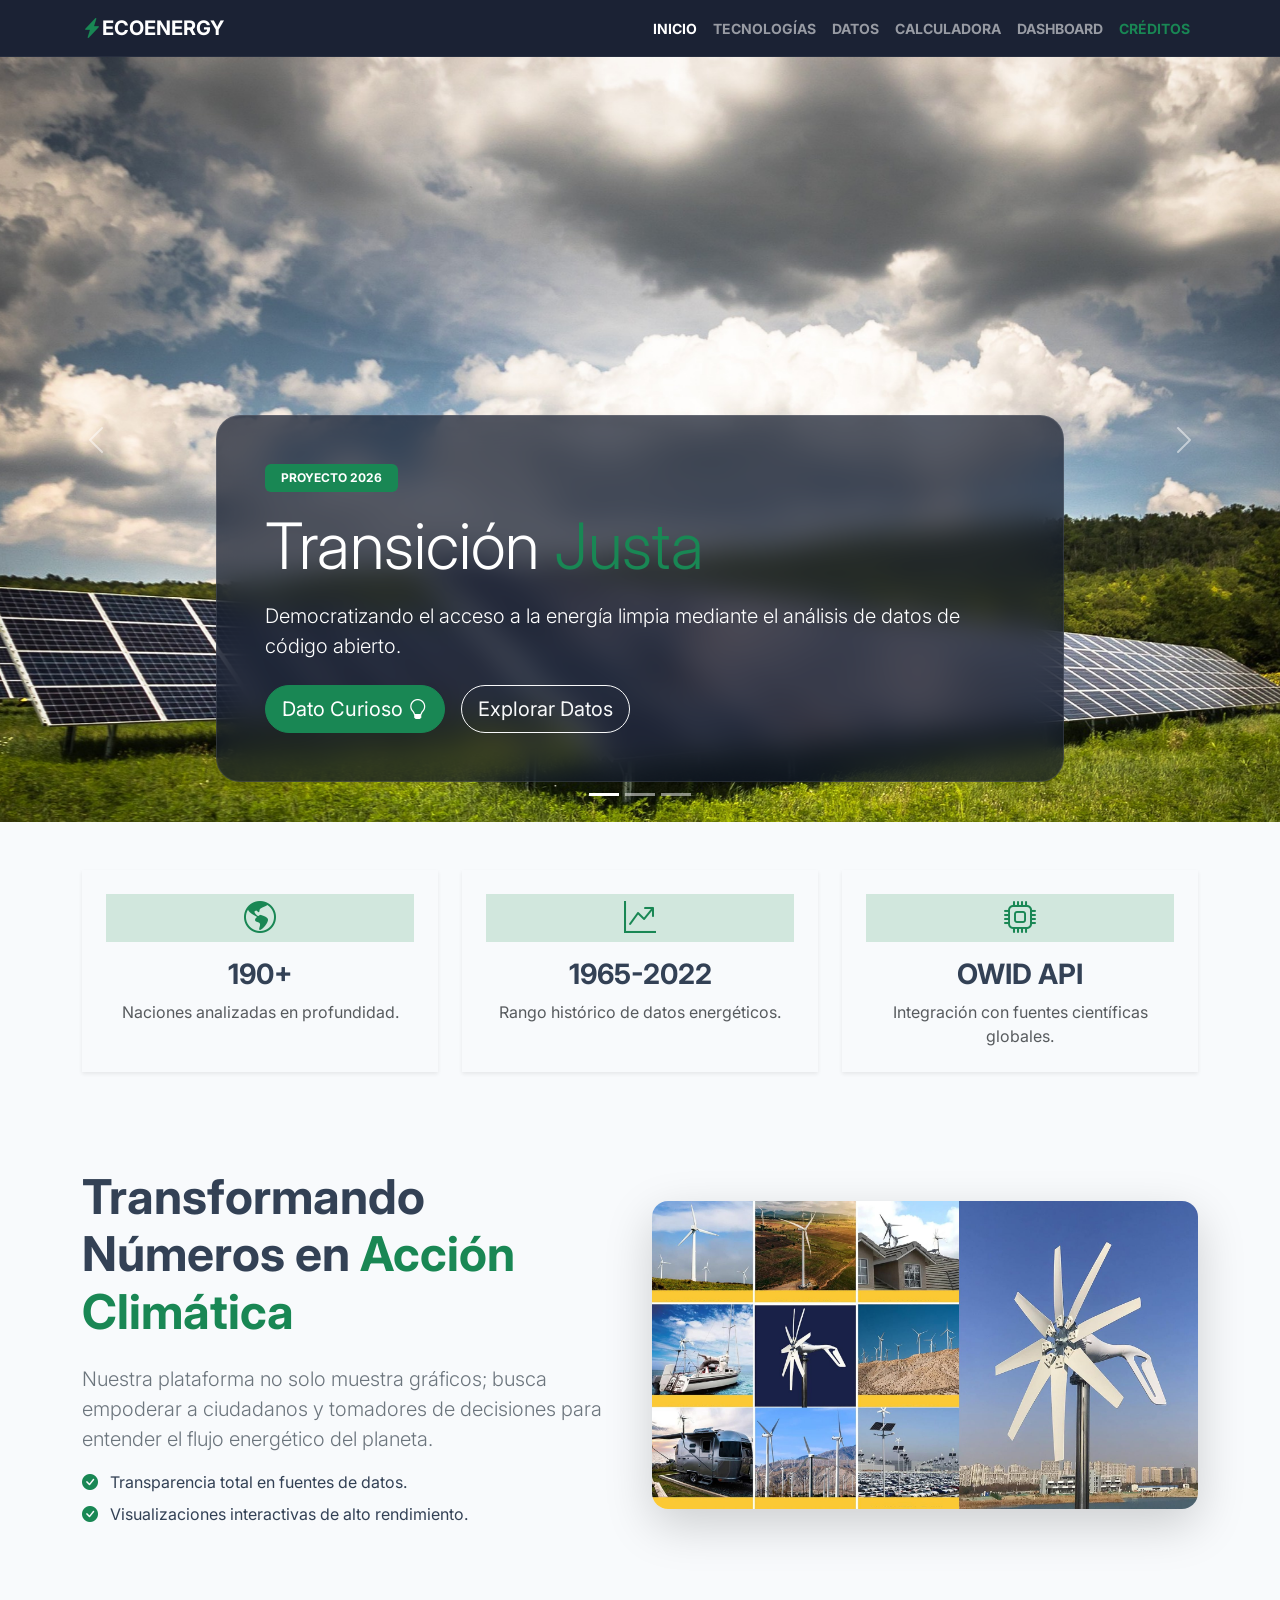
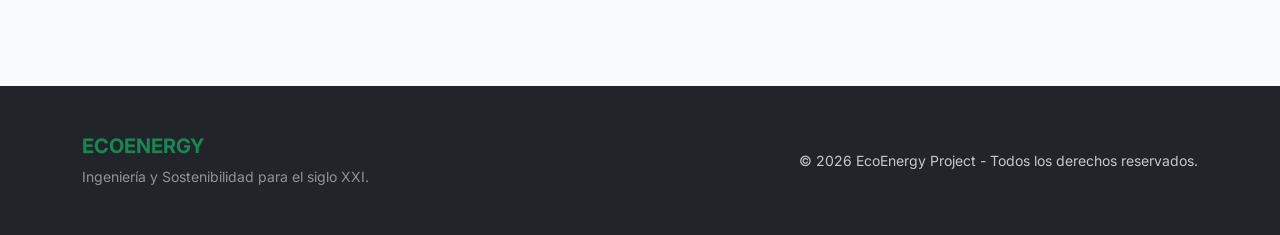
<file: index.html>
<!DOCTYPE html>
<html lang="es">
<head>
    <meta charset="UTF-8">
    <meta name="viewport" content="width=device-width, initial-scale=1.0">
    <title>EcoEnergy | Inteligencia Energética</title>
    <link href="https://cdn.jsdelivr.net/npm/bootstrap@5.3.0/dist/css/bootstrap.min.css" rel="stylesheet">
    <link rel="stylesheet" href="https://cdn.jsdelivr.net/npm/bootstrap-icons@1.11.1/font/bootstrap-icons.css">
    <link href="https://fonts.googleapis.com/css2?family=Inter:wght@400;600;800&display=swap" rel="stylesheet">
    <link rel="stylesheet" href="css/style-inicio.css">
</head>
<body>

    <nav class="navbar navbar-expand-lg navbar-dark sticky-top">
        <div class="container">
            <a class="navbar-brand fw-bold d-flex" href="index.html">
                <i class="bi bi-lightning-charge-fill text-success"></i> ECOENERGY
            </a>
            <button class="navbar-toggler" type="button" data-bs-toggle="collapse" data-bs-target="#navbarNav">
                <span class="navbar-toggler-icon"></span>
            </button>
            <div class="collapse navbar-collapse" id="navbarNav">
                <ul class="navbar-nav ms-auto text-uppercase small fw-bold">
                    <li class="nav-item"><a class="nav-link active" href="index.html">Inicio</a></li>
                    <li class="nav-item"><a class="nav-link" href="./pages/tecnologias.html">Tecnologías</a></li>
                    <li class="nav-item"><a class="nav-link" href="./pages/datos.html">Datos</a></li>
                    <li class="nav-item"><a class="nav-link" href="./pages/calculadora.html">Calculadora</a></li>
                    <li class="nav-item"><a class="nav-link" href="./pages/dashboard.html">Dashboard</a></li>
                    <li class="nav-item"><a class="nav-link text-success" href="./pages/creditos.html">Créditos</a></li>
                </ul>
            </div>
        </div>
    </nav>

    <header id="heroCarousel" class="carousel slide carousel-fade" data-bs-ride="carousel">
        <div class="carousel-indicators">
            <button type="button" data-bs-target="#heroCarousel" data-bs-slide-to="0" class="active" aria-current="true"></button>
            <button type="button" data-bs-target="#heroCarousel" data-bs-slide-to="1"></button>
            <button type="button" data-bs-target="#heroCarousel" data-bs-slide-to="2"></button>
        </div>

        <div class="carousel-inner">
            <div class="carousel-item active" data-bs-interval="5000">
                <div class="hero-overlay"></div>
                <img src="./assets/imagenes/paneles.jpg" class="d-block w-100 hero-img" alt="Energía Solar">
                <div class="carousel-caption text-start px-4">
                    <div class="bg-glass p-4 p-md-5 reveal">
                        <span class="badge bg-success mb-3 px-3 py-2">PROYECTO 2026</span>
                        <h1 class="display-3 fw-black mb-3">Transición <span class="text-success">Justa</span></h1>
                        <p class="lead mb-4">Democratizando el acceso a la energía limpia mediante el análisis de datos de código abierto.</p>
                        <div class="d-flex gap-3 flex-wrap">
                            <button id="btn-interaccion" class="btn btn-success btn-lg rounded-pill">Dato Curioso <i class="bi bi-lightbulb"></i></button>
                            <a href="./pages/datos.html" class="btn btn-outline-light btn-lg rounded-pill">Explorar Datos</a>
                        </div>
                    </div>
                </div>
            </div>

            <div class="carousel-item" data-bs-interval="5000">
                <div class="hero-overlay"></div>
                <img src="./assets/imagenes/energia_eolica.jpeg" class="d-block w-100 hero-img" alt="Energía Eólica">
                <div class="carousel-caption text-start px-4">
                    <div class="bg-glass p-4 p-md-5 reveal">
                        <span class="badge bg-info mb-3 px-3 py-2">ANÁLISIS GLOBAL</span>
                        <h1 class="display-3 fw-black mb-3">Viento de <span class="text-info">Cambio</span></h1>
                        <p class="lead mb-4">Visualiza cómo la energía eólica ha superado récords de generación en la última década.</p>
                        <div class="d-flex gap-3 flex-wrap">
                            <a href="./pages/dashboard.html" class="btn btn-info text-white btn-lg rounded-pill shadow px-4">Ver Dashboard</a>
                            <a href="./pages/tecnologias.html" class="btn btn-outline-light btn-lg rounded-pill px-4">Tecnologías</a>
                        </div>
                    </div>
                </div>
            </div>

            <div class="carousel-item" data-bs-interval="5000">
                <div class="hero-overlay"></div>
                <img src="./assets/imagenes/sostenibilidad.jpg" class="d-block w-100 hero-img" alt="Sostenibilidad">
                <div class="carousel-caption text-start px-4">
                    <div class="bg-glass p-4 p-md-5 reveal">
                        <span class="badge bg-warning text-dark mb-3 px-3 py-2">CALCULADORA CO2</span>
                        <h1 class="display-3 fw-black mb-3">Mide tu <span class="text-warning">Huella</span></h1>
                        <p class="lead mb-4">Calcula el impacto ambiental de tu consumo y descubre cómo optimizar tu eficiencia energética.</p>
                        <div class="d-flex gap-3 flex-wrap">
                            <a href="./pages/calculadora.html" class="btn btn-warning btn-lg rounded-pill shadow px-4">Usar Calculadora</a>
                        </div>
                    </div>
                </div>
            </div>
        </div>

        <button class="carousel-control-prev" type="button" data-bs-target="#heroCarousel" data-bs-slide="prev">
            <span class="carousel-control-prev-icon" aria-hidden="true"></span>
            <span class="visually-hidden">Anterior</span>
        </button>
        <button class="carousel-control-next" type="button" data-bs-target="#heroCarousel" data-bs-slide="next">
            <span class="carousel-control-next-icon" aria-hidden="true"></span>
            <span class="visually-hidden">Siguiente</span>
        </button>
    </header>

    <main class="container py-5">
        <section class="row g-4 text-center mb-5">
            <div class="col-md-4">
                <div class="stat-card p-4 shadow-sm h-100">
                    <div class="icon-circle bg-success-subtle text-success mx-auto mb-3">
                        <i class="bi bi-globe-americas fs-2"></i>
                    </div>
                    <h3 class="fw-bold">190+</h3>
                    <p class="text-muted mb-0">Naciones analizadas en profundidad.</p>
                </div>
            </div>
            <div class="col-md-4">
                <div class="stat-card p-4 shadow-sm h-100">
                    <div class="icon-circle bg-success-subtle text-success mx-auto mb-3">
                        <i class="bi bi-graph-up-arrow fs-2"></i>
                    </div>
                    <h3 class="fw-bold">1965-2022</h3>
                    <p class="text-muted mb-0">Rango histórico de datos energéticos.</p>
                </div>
            </div>
            <div class="col-md-4">
                <div class="stat-card p-4 shadow-sm h-100">
                    <div class="icon-circle bg-success-subtle text-success mx-auto mb-3">
                        <i class="bi bi-cpu fs-2"></i>
                    </div>
                    <h3 class="fw-bold">OWID API</h3>
                    <p class="text-muted mb-0">Integración con fuentes científicas globales.</p>
                </div>
            </div>
        </section>

        <section class="row align-items-center py-5">
            <div class="col-lg-6 mb-4 mb-lg-0">
                <h2 class="display-5 fw-bold mb-4">Transformando Números en <span class="text-success">Acción Climática</span></h2>
                <p class="text-secondary lead">Nuestra plataforma no solo muestra gráficos; busca empoderar a ciudadanos y tomadores de decisiones para entender el flujo energético del planeta.</p>
                <ul class="list-unstyled">
                    <li class="mb-2"><i class="bi bi-check-circle-fill text-success me-2"></i> Transparencia total en fuentes de datos.</li>
                    <li class="mb-2"><i class="bi bi-check-circle-fill text-success me-2"></i> Visualizaciones interactivas de alto rendimiento.</li>
                </ul>
            </div>
            <div class="col-lg-6">
                <div class="img-wrapper rounded-4 overflow-hidden shadow-lg">
                    <img src="./assets/imagenes/turbinas_eolicas.jpg" class="img-fluid" alt="Turbinas Eólicas">
                </div>
            </div>
        </section>
    </main>

    <footer class="bg-dark text-white py-5 mt-5">
        <div class="container">
            <div class="row align-items-center">
                <div class="col-md-6 text-center text-md-start mb-3 mb-md-0">
                    <h5 class="fw-bold text-success">ECOENERGY</h5>
                    <p class="small opacity-50 mb-0">Ingeniería y Sostenibilidad para el siglo XXI.</p>
                </div>
                <div class="col-md-6 text-center text-md-end">
                    <p class="small mb-0 opacity-75">&copy; 2026 EcoEnergy Project - Todos los derechos reservados.</p>
                </div>
            </div>
        </div>
    </footer>

    <script src="https://cdn.jsdelivr.net/npm/bootstrap@5.3.0/dist/js/bootstrap.bundle.min.js"></script>
    <script src="js/inicio.js"></script>
</body>
</html>
</file>
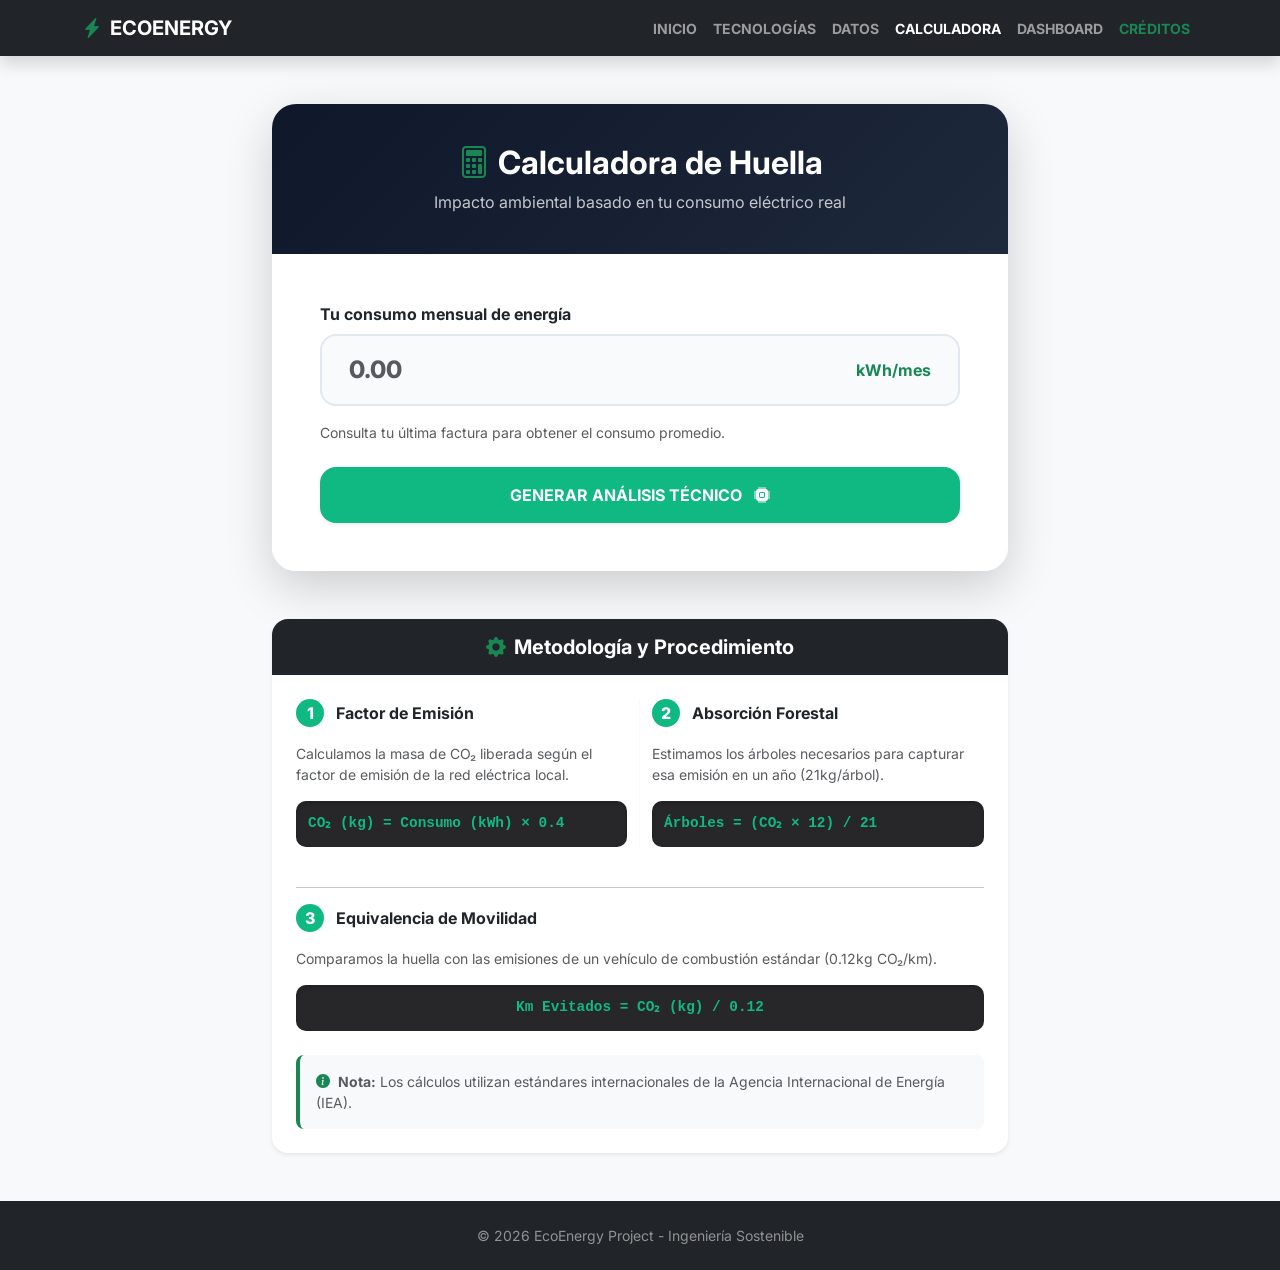
<file: pages/calculadora.html>
<!DOCTYPE html>
<html lang="es">
<head>
    <meta charset="UTF-8">
    <meta name="viewport" content="width=device-width, initial-scale=1.0">
    <title>Calculadora Pro | EcoEnergy</title>

    <link href="https://cdn.jsdelivr.net/npm/bootstrap@5.3.0/dist/css/bootstrap.min.css" rel="stylesheet">
    <link rel="stylesheet" href="https://cdn.jsdelivr.net/npm/bootstrap-icons@1.11.1/font/bootstrap-icons.css">
    <link href="https://fonts.googleapis.com/css2?family=Inter:wght@400;600;700;800&display=swap" rel="stylesheet">
    <link rel="stylesheet" href="https://cdnjs.cloudflare.com/ajax/libs/animate.css/4.1.1/animate.min.css" />
    <link rel="stylesheet" href="../css/style-calculadora.css">
</head>

<body class="bg-light">

    <nav class="navbar navbar-expand-lg navbar-dark bg-dark sticky-top shadow">
        <div class="container">
            <a class="navbar-brand fw-bold d-flex align-items-center gap-2" href="../index.html">
                <span class="text-success"><i class="bi bi-lightning-charge-fill"></i></span> ECOENERGY
            </a>
            <button class="navbar-toggler border-0" type="button" data-bs-toggle="collapse" data-bs-target="#navbarNav">
                <span class="navbar-toggler-icon"></span>
            </button>
            <div class="collapse navbar-collapse" id="navbarNav">
                <ul class="navbar-nav ms-auto text-uppercase small fw-bold">
                    <li class="nav-item"><a class="nav-link" href="../index.html">Inicio</a></li>
                    <li class="nav-item"><a class="nav-link" href="tecnologias.html">Tecnologías</a></li>
                    <li class="nav-item"><a class="nav-link" href="datos.html">Datos</a></li>
                    <li class="nav-item"><a class="nav-link active" href="calculadora.html">Calculadora</a></li>
                    <li class="nav-item"><a class="nav-link" href="dashboard.html">Dashboard</a></li>
                    <li class="nav-item"><a class="nav-link text-success" href="creditos.html">Créditos</a></li>
                </ul>
            </div>
        </div>
    </nav>

    <div class="container my-5">
        <div class="row justify-content-center">
            <div class="col-lg-9 col-xl-8">

                <div id="alerta-pais" class="alert d-none align-items-center shadow-sm mb-4 border-0 rounded-4 no-print" role="alert">
                    <i class="bi bi-geo-alt-fill fs-4 me-3 text-success"></i>
                    <div>
                        Configuración activa: Matriz energética de <strong id="pais-detectado" class="text-uppercase text-success">...</strong>
                    </div>
                </div>

                <div class="card-calc shadow-lg border-0 mb-5">
                    <div class="card-header-eco text-white text-center rounded-top-4">
                        <h2 class="fw-bold mb-2"><i class="bi bi-calculator me-2 text-success"></i>Calculadora de Huella</h2>
                        <p class="mb-0 opacity-75">Impacto ambiental basado en tu consumo eléctrico real</p>
                    </div>

                    <div class="card-body p-4 p-md-5 bg-white">
                        <form id="calc-form" class="row g-4">
                            <div class="col-md-12">
                                <label class="form-label fw-bold text-dark">Tu consumo mensual de energía</label>
                                <div class="input-group input-group-eco">
                                    <input type="number" step="any" class="form-control form-control-eco" id="consumo-usuario" placeholder="0.00" required min="1">
                                    <span class="input-group-text bg-transparent border-0 fw-bold text-success">kWh/mes</span>
                                </div>
                                <div class="form-text mt-3 no-print">Consulta tu última factura para obtener el consumo promedio.</div>
                            </div>

                            <div class="col-12 no-print">
                                <button type="submit" class="btn btn-success btn-calc w-100 py-3 shadow-sm">
                                    GENERAR ANÁLISIS TÉCNICO <i class="bi bi-cpu-fill ms-2"></i>
                                </button>
                            </div>
                        </form>

                        <div id="contenedor-resultado" class="mt-5 d-none animate__animated animate__fadeIn">
                            <div id="resultado-texto" class="mb-5"></div>

                            <div class="row g-3 text-center">
                                <div class="col-12 col-md-4">
                                    <div class="impact-card">
                                        <span class="impact-icon">🌳</span>
                                        <div class="impact-value" id="val-arboles">0</div>
                                        <div class="impact-unit">Árboles para compensar</div>
                                    </div>
                                </div>
                                <div class="col-12 col-md-4">
                                    <div class="impact-card">
                                        <span class="impact-icon">🚗</span>
                                        <div class="impact-value" id="val-km">0</div>
                                        <div class="impact-unit">Kilómetros en auto evitados</div>
                                    </div>
                                </div>
                                <div class="col-12 col-md-4">
                                    <div class="impact-card border-success">
                                        <span class="impact-icon">☁️</span>
                                        <div class="impact-value text-success" id="val-co2">0</div>
                                        <div class="impact-unit">kg CO₂ mensuales</div>
                                    </div>
                                </div>
                            </div>

                            <div class="text-center mt-5 no-print">
                                <button onclick="window.print()" class="btn btn-outline-dark rounded-pill px-4 fw-bold">
                                    <i class="bi bi-printer me-2"></i>Imprimir Reporte
                                </button>
                            </div>
                        </div>
                    </div>
                </div>

                <div class="card border-0 rounded-4 shadow-sm no-print overflow-hidden">
                    <div class="bg-dark p-3 text-center text-white">
                        <h5 class="mb-0 fw-bold"><i class="bi bi-gear-fill me-2 text-success"></i>Metodología y Procedimiento</h5>
                    </div>
                    <div class="card-body p-4">
                        <div class="row g-4">
                            <div class="col-md-6 border-end border-light">
                                <div class="d-flex align-items-center mb-3">
                                    <span class="step-number">1</span>
                                    <span class="fw-bold">Factor de Emisión</span>
                                </div>
                                <p class="small text-muted mb-3">Calculamos la masa de CO₂ liberada según el factor de emisión de la red eléctrica local.</p>
                                <div class="formula-box">
                                    CO₂ (kg) = Consumo (kWh) × 0.4
                                </div>
                            </div>
                            <div class="col-md-6">
                                <div class="d-flex align-items-center mb-3">
                                    <span class="step-number">2</span>
                                    <span class="fw-bold">Absorción Forestal</span>
                                </div>
                                <p class="small text-muted mb-3">Estimamos los árboles necesarios para capturar esa emisión en un año (21kg/árbol).</p>
                                <div class="formula-box">
                                    Árboles = (CO₂ × 12) / 21
                                </div>
                            </div>
                            <div class="col-12">
                                <hr class="opacity-10">
                                <div class="d-flex align-items-center mb-3">
                                    <span class="step-number">3</span>
                                    <span class="fw-bold">Equivalencia de Movilidad</span>
                                </div>
                                <p class="small text-muted mb-3">Comparamos la huella con las emisiones de un vehículo de combustión estándar (0.12kg CO₂/km).</p>
                                <div class="formula-box text-center">
                                    Km Evitados = CO₂ (kg) / 0.12
                                </div>
                            </div>
                        </div>
                        <div class="mt-4 p-3 bg-light rounded-3 border-start border-4 border-success">
                            <p class="mb-0 small text-muted">
                                <i class="bi bi-info-circle-fill me-1 text-success"></i> 
                                <strong>Nota:</strong> Los cálculos utilizan estándares internacionales de la Agencia Internacional de Energía (IEA).
                            </p>
                        </div>
                    </div>
                </div>

            </div>
        </div>
    </div>

    <footer class="bg-dark text-white py-4 mt-5">
        <div class="container text-center">
            <p class="small mb-0 opacity-50">&copy; 2026 EcoEnergy Project - Ingeniería Sostenible</p>
        </div>
    </footer>

    <script src="../js/calculadora.js"></script>
</body>
</html>
</file>
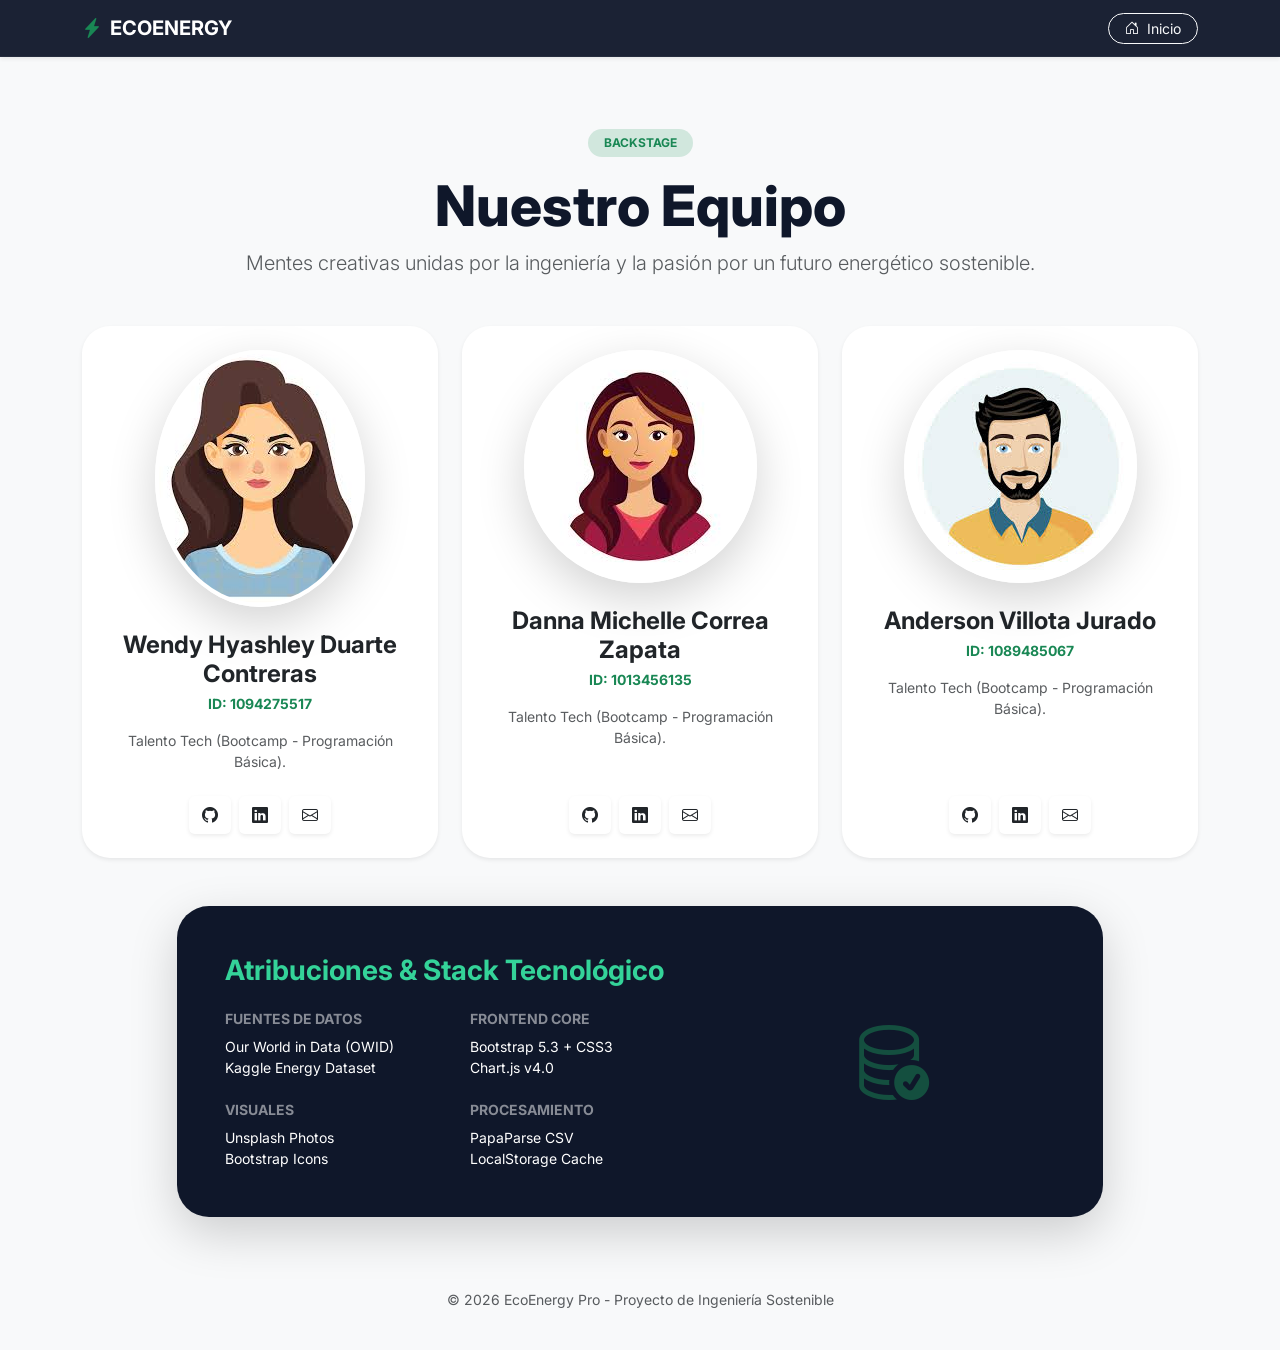
<file: pages/creditos.html>
<!DOCTYPE html>
<html lang="es">
<head>
    <meta charset="UTF-8">
    <meta name="viewport" content="width=device-width, initial-scale=1.0">
    <title>Créditos | EcoEnergy</title>
    <link href="https://cdn.jsdelivr.net/npm/bootstrap@5.3.0/dist/css/bootstrap.min.css" rel="stylesheet">
    <link rel="stylesheet" href="https://cdn.jsdelivr.net/npm/bootstrap-icons@1.11.1/font/bootstrap-icons.css">
    <link href="https://fonts.googleapis.com/css2?family=Inter:wght@400;600;700;800&display=swap" rel="stylesheet">
    <link rel="stylesheet" href="https://cdnjs.cloudflare.com/ajax/libs/animate.css/4.1.1/animate.min.css"/>
    <link rel="stylesheet" href="../css/style-inicio.css">
</head>
<body class="bg-light">

    <nav class="navbar navbar-expand-lg navbar-dark bg-dark sticky-top shadow-sm">
        <div class="container">
            <a class="navbar-brand fw-bold d-flex align-items-center gap-2" href="../index.html">
                <i class="bi bi-lightning-charge-fill text-success"></i> ECOENERGY
            </a>
            <div class="ms-auto">
                <a class="btn btn-outline-light btn-sm rounded-pill px-3" href="../index.html">
                    <i class="bi bi-house-door me-1"></i> Inicio
                </a>
            </div>
        </div>
    </nav>

    <main class="container py-5 mt-4">
        <div class="text-center mb-5 animate__animated animate__fadeInDown">
            <span class="badge bg-success-subtle text-success px-3 py-2 rounded-pill fw-bold mb-3 text-uppercase">Backstage</span>
            <h1 class="display-4 fw-extrabold text-navy">Nuestro Equipo</h1>
            <p class="lead text-muted mx-auto">
                Mentes creativas unidas por la ingeniería y la pasión por un futuro energético sostenible.
            </p>
        </div>

        <div class="row g-4 justify-content-center mb-5">
            <div class="col-md-5 col-lg-4 animate__animated animate__fadeInUp">
                <div class="card team-card border-0 shadow-sm text-center p-4 h-100">
                    <div class="avatar-wrapper mb-4">
                        <img src="../assets/imagenes/avatar1.jpg" class="rounded-circle shadow-lg profile-img" alt="Wendy Duarte">
                        <div class="status-indicator"></div>
                    </div>
                    <h4 class="fw-bold mb-1">Wendy Hyashley Duarte Contreras</h4>
                    <p class="text-success small fw-bold text-uppercase mb-3">ID: 1094275517</p>
                    <p class="text-muted small mb-4">Talento Tech (Bootcamp - Programación Básica).</p>
                    <div class="d-flex justify-content-center gap-2 mt-auto">
                        <a href="#" class="btn btn-social shadow-sm"><i class="bi bi-github"></i></a>
                        <a href="#" class="btn btn-social shadow-sm"><i class="bi bi-linkedin"></i></a>
                        <a href="#" class="btn btn-social shadow-sm"><i class="bi bi-envelope"></i></a>
                    </div>
                </div>
            </div>

            <div class="col-md-5 col-lg-4 animate__animated animate__fadeInUp">
                <div class="card team-card border-0 shadow-sm text-center p-4 h-100">
                    <div class="avatar-wrapper mb-4">
                        <img src="../assets/imagenes/avatar2.jpg" class="rounded-circle shadow-lg profile-img" alt="Danna Correa">
                        <div class="status-indicator"></div>
                    </div>
                    <h4 class="fw-bold mb-1">Danna Michelle Correa Zapata</h4>
                    <p class="text-success small fw-bold text-uppercase mb-3">ID: 1013456135</p>
                    <p class="text-muted small mb-4">Talento Tech (Bootcamp - Programación Básica).</p>
                    <div class="d-flex justify-content-center gap-2 mt-auto">
                        <a href="#" class="btn btn-social shadow-sm"><i class="bi bi-github"></i></a>
                        <a href="#" class="btn btn-social shadow-sm"><i class="bi bi-linkedin"></i></a>
                        <a href="#" class="btn btn-social shadow-sm"><i class="bi bi-envelope"></i></a>
                    </div>
                </div>
            </div>

            <div class="col-md-5 col-lg-4 animate__animated animate__fadeInUp">
                <div class="card team-card border-0 shadow-sm text-center p-4 h-100">
                    <div class="avatar-wrapper mb-4">
                        <img src="../assets/imagenes/avatar3.jpg" class="rounded-circle shadow-lg profile-img" alt="Anderson Villota">
                        <div class="status-indicator"></div>
                    </div>
                    <h4 class="fw-bold mb-1">Anderson Villota Jurado</h4>
                    <p class="text-success small fw-bold text-uppercase mb-3">ID: 1089485067</p>
                    <p class="text-muted small mb-4">Talento Tech (Bootcamp - Programación Básica).</p>
                    <div class="d-flex justify-content-center gap-2 mt-auto">
                        <a href="#" class="btn btn-social shadow-sm"><i class="bi bi-github"></i></a>
                        <a href="#" class="btn btn-social shadow-sm"><i class="bi bi-linkedin"></i></a>
                        <a href="#" class="btn btn-social shadow-sm"><i class="bi bi-envelope"></i></a>
                    </div>
                </div>
            </div>
        </div>

        <div class="row justify-content-center animate__animated animate__fadeInUp animate__delay-1s">
            <div class="col-lg-10">
                <div class="stack-card bg-navy text-white p-5 rounded-5 shadow-lg position-relative overflow-hidden">
                    <div class="row align-items-center">
                        <div class="col-md-7 position-relative">
                            <h3 class="fw-bold mb-4 text-emerald">Atribuciones & Stack Tecnológico</h3>
                            <div class="row g-3">
                                <div class="col-6">
                                    <h6 class="text-white-50 small text-uppercase fw-bold">Fuentes de Datos</h6>
                                    <p class="small mb-0">Our World in Data (OWID)<br>Kaggle Energy Dataset</p>
                                </div>
                                <div class="col-6">
                                    <h6 class="text-white-50 small text-uppercase fw-bold">Frontend Core</h6>
                                    <p class="small mb-0">Bootstrap 5.3 + CSS3<br>Chart.js v4.0</p>
                                </div>
                                <div class="col-6 mt-4">
                                    <h6 class="text-white-50 small text-uppercase fw-bold">Visuales</h6>
                                    <p class="small mb-0">Unsplash Photos<br>Bootstrap Icons</p>
                                </div>
                                <div class="col-6 mt-4">
                                    <h6 class="text-white-50 small text-uppercase fw-bold">Procesamiento</h6>
                                    <p class="small mb-0">PapaParse CSV<br>LocalStorage Cache</p>
                                </div>
                            </div>
                        </div>
                        <div class="col-md-5 d-none d-md-block text-center position-relative">
                            <i class="bi bi-database-check display-1 text-success opacity-50"></i>
                        </div>
                    </div>
                    <div></div>
                </div>
            </div>
        </div>
    </main>

    <footer class="text-center py-4 text-muted small">
        <p>&copy; 2026 EcoEnergy Pro - Proyecto de Ingeniería Sostenible</p>
    </footer>

</body>
</html>
</file>
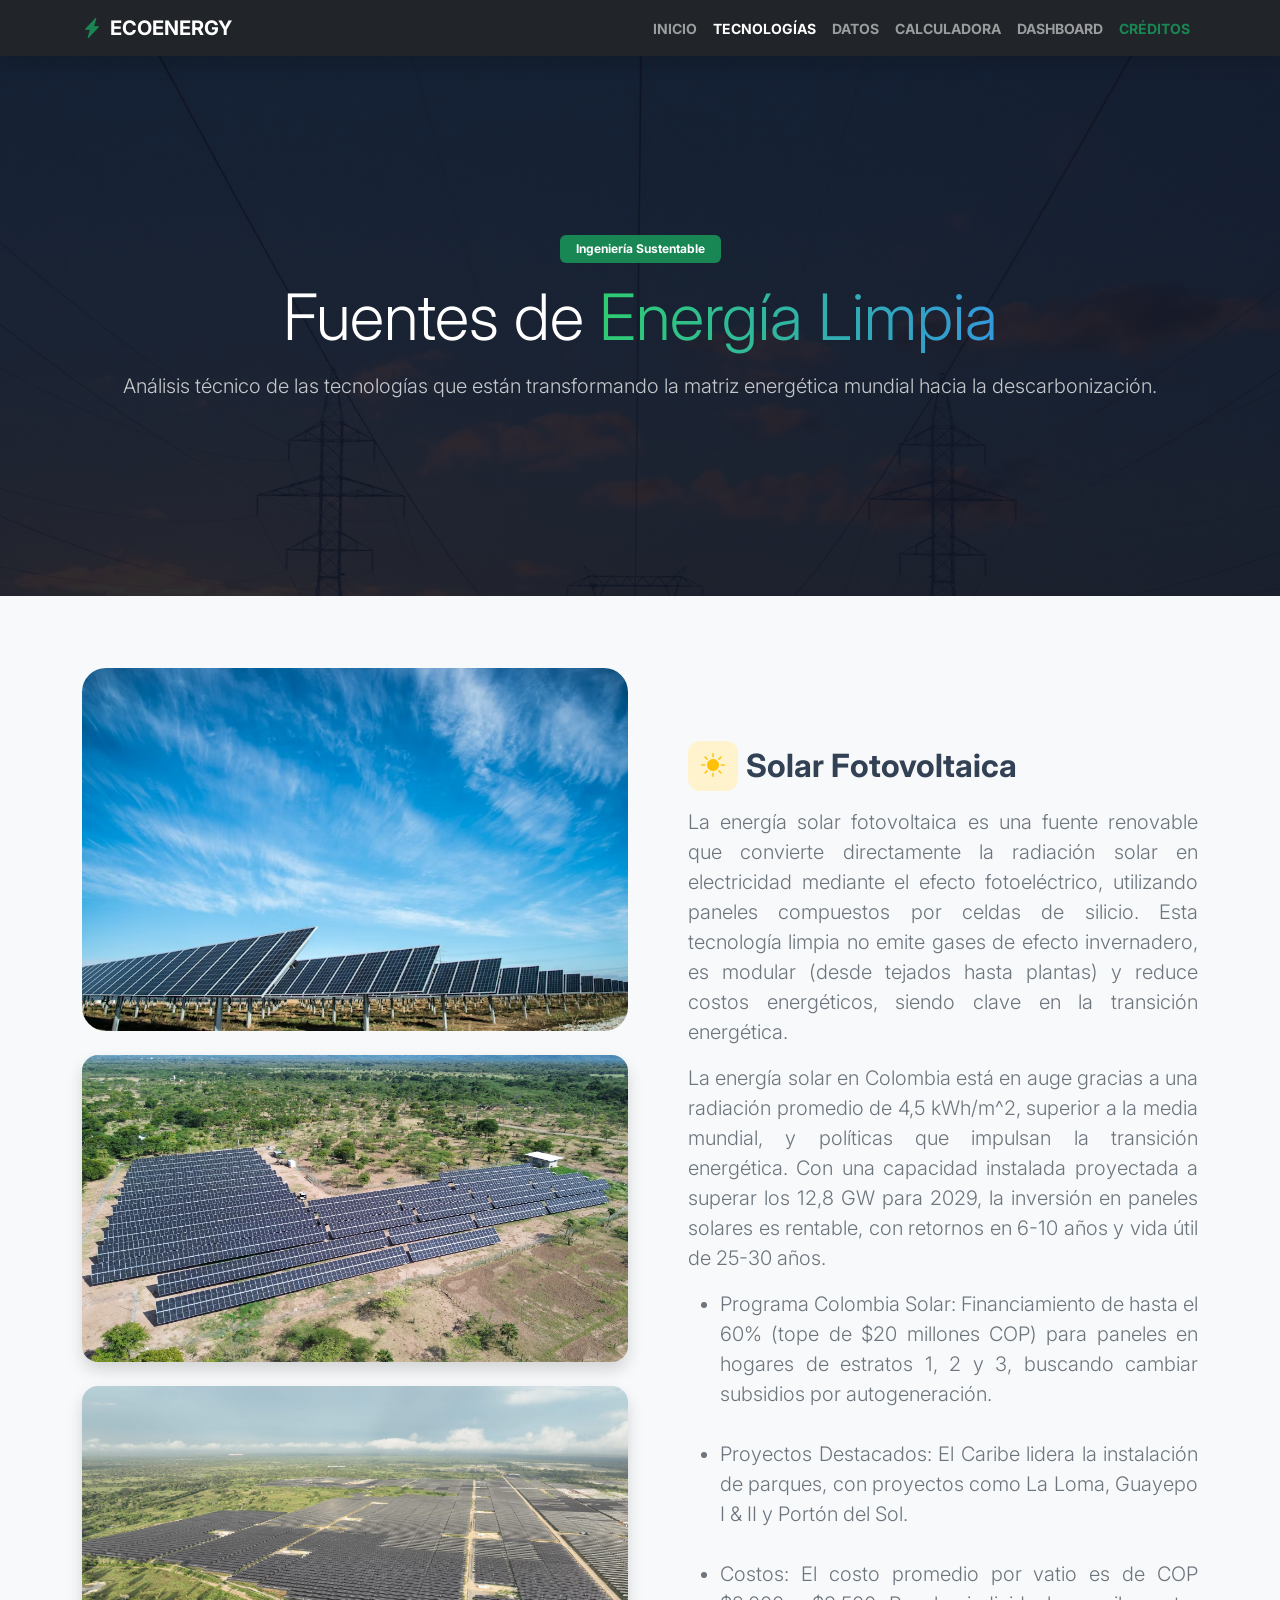
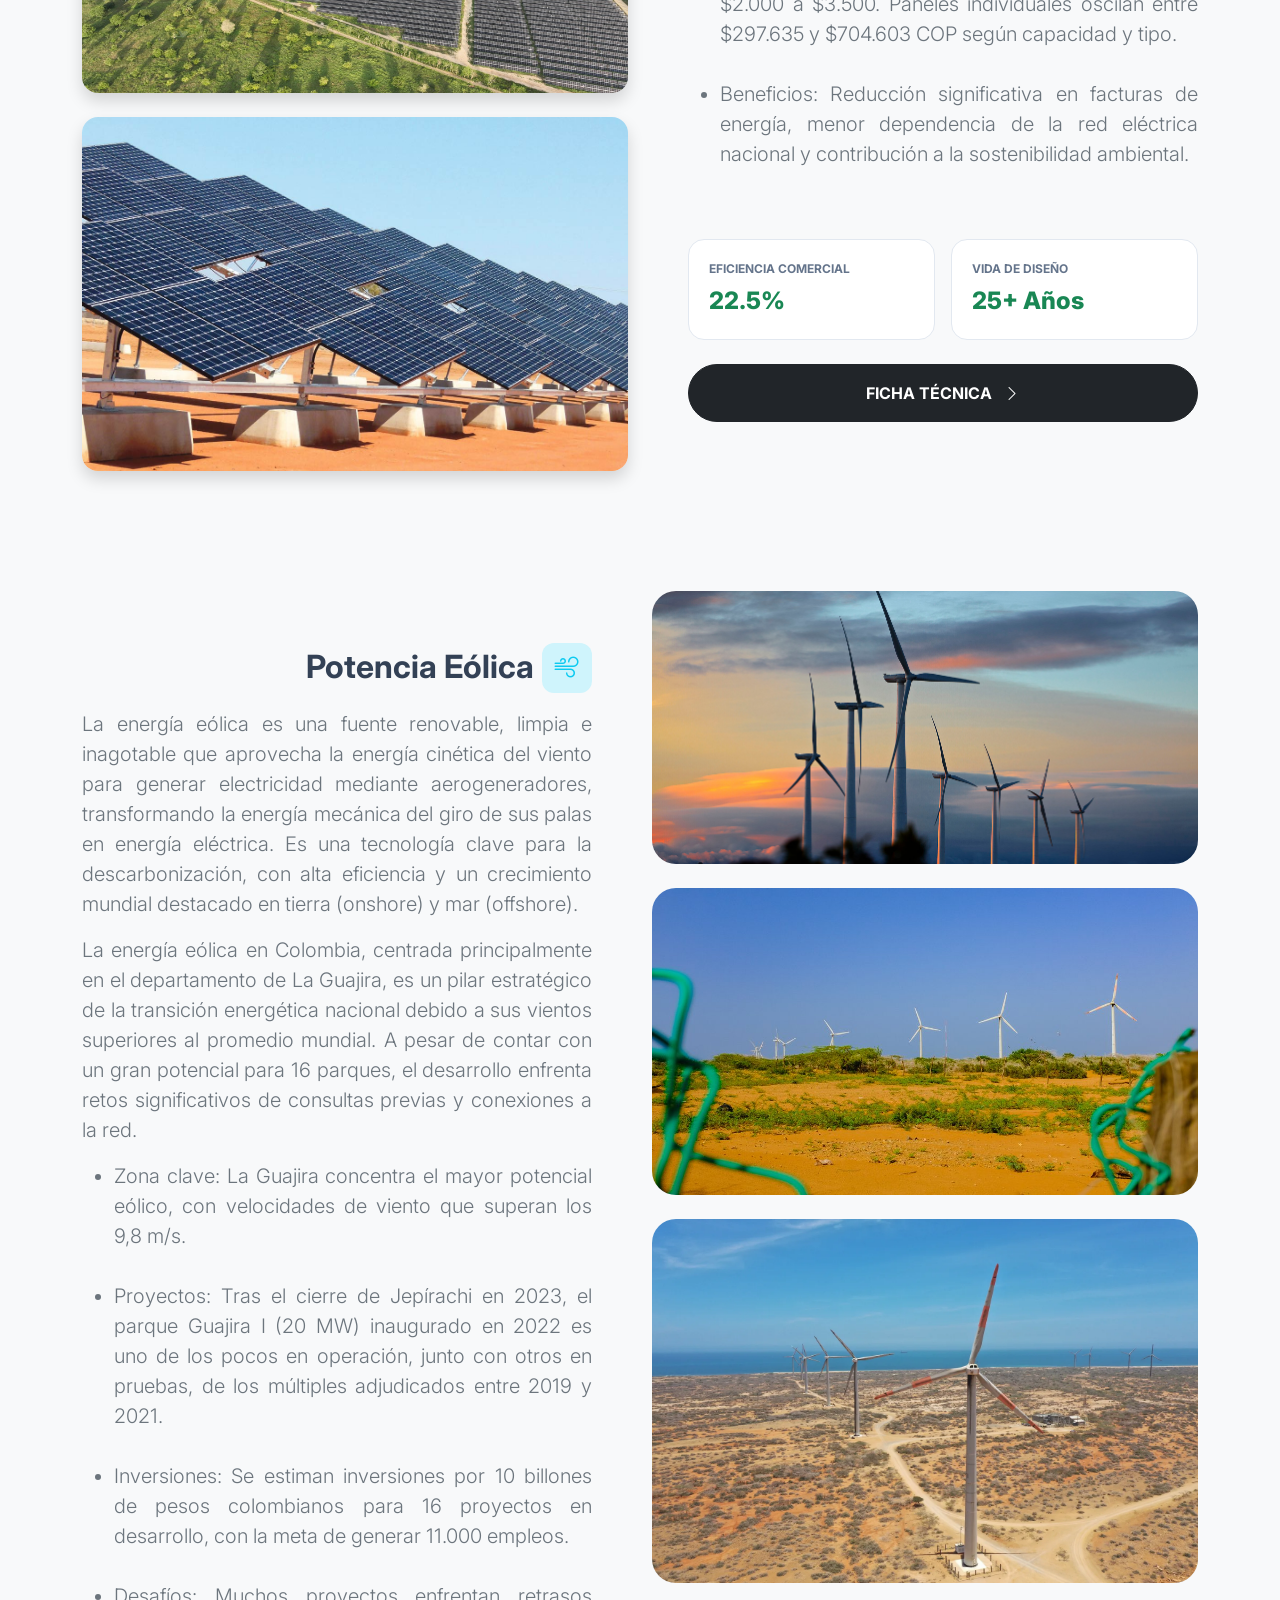
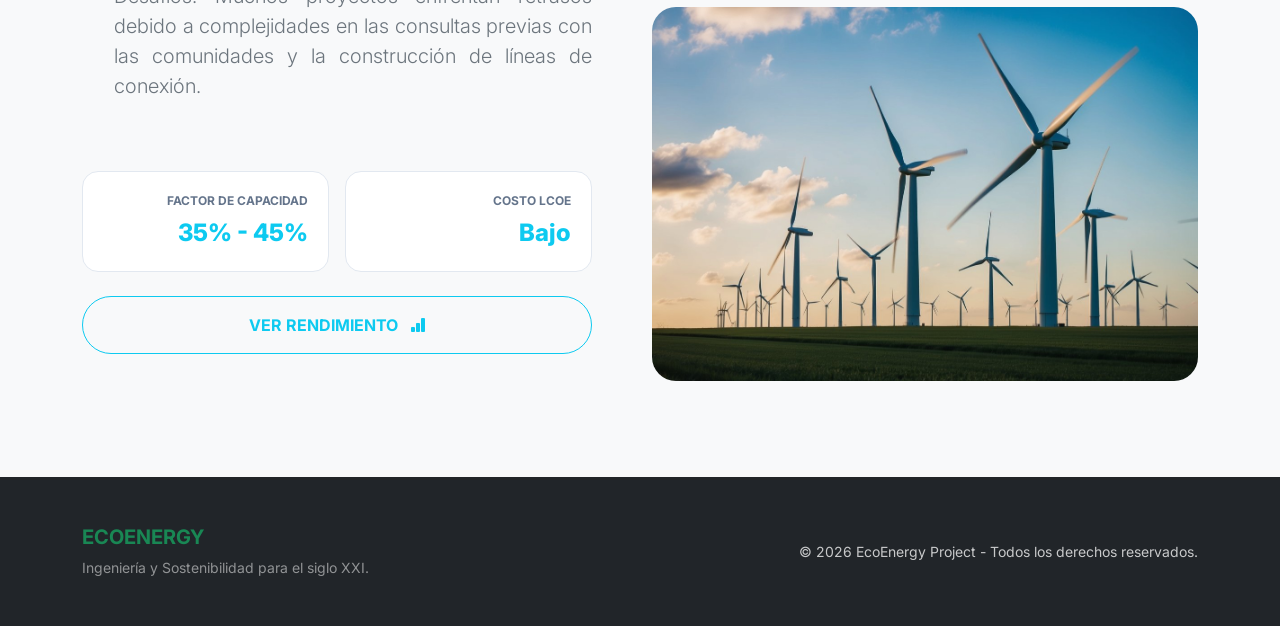
<file: pages/tecnologias.html>
<!DOCTYPE html>
<html lang="es">
<head>
    <meta charset="UTF-8">
    <meta name="viewport" content="width=device-width, initial-scale=1.0">
    <title>Tecnologías | EcoEnergy</title>
    <link href="https://cdn.jsdelivr.net/npm/bootstrap@5.3.0/dist/css/bootstrap.min.css" rel="stylesheet">
    <link rel="stylesheet" href="https://cdn.jsdelivr.net/npm/bootstrap-icons@1.11.1/font/bootstrap-icons.css">
    <link href="https://fonts.googleapis.com/css2?family=Inter:wght@400;600;700;800&display=swap" rel="stylesheet">
    <link rel="stylesheet" href="../css/style-tecnologias.css">
</head>
<body class="bg-light">

    <nav class="navbar navbar-expand-lg navbar-dark bg-dark sticky-top shadow">
        <div class="container">
            <a class="navbar-brand fw-bold d-flex align-items-center gap-2" href="../index.html">
                <span class="text-success"><i class="bi bi-lightning-charge-fill"></i></span> ECOENERGY
            </a>
            <button class="navbar-toggler border-0" type="button" data-bs-toggle="collapse" data-bs-target="#navbarNav">
                <span class="navbar-toggler-icon"></span>
            </button>
            <div class="collapse navbar-collapse" id="navbarNav">
                <ul class="navbar-nav ms-auto text-uppercase small fw-bold">
                    <li class="nav-item"><a class="nav-link" href="../index.html">Inicio</a></li>
                    <li class="nav-item"><a class="nav-link active" href="tecnologias.html">Tecnologías</a></li>
                    <li class="nav-item"><a class="nav-link" href="datos.html">Datos</a></li>
                    <li class="nav-item"><a class="nav-link" href="calculadora.html">Calculadora</a></li>
                    <li class="nav-item"><a class="nav-link" href="dashboard.html">Dashboard</a></li>
                    <li class="nav-item"><a class="nav-link text-success" href="creditos.html">Créditos</a></li>
                </ul>
            </div>
        </div>
    </nav>

    <header class="tech-hero d-flex align-items-center">
        <div class="container text-center text-white">
            <div class="reveal-init">
                <span class="badge bg-success mb-3 px-3 py-2">Ingeniería Sustentable</span>
                <h1 class="display-3 fw-black mb-3">Fuentes de <span class="text-gradient">Energía Limpia</span></h1>
                <p class="lead opacity-75 mx-auto">
                    Análisis técnico de las tecnologías que están transformando la matriz energética mundial hacia la descarbonización.
                </p>
            </div>
        </div>
    </header>

    <main class="container my-5">
        
        <section class="row align-items-center tech-card-row mb-5 py-4 reveal-init" id="solar">
            <div class="col-lg-6 mb-4 mb-lg-0">
                <div class="img-frame">
                    <img src="../assets/imagenes/planta_solar.avif" alt="Planta Solar" class="img-fluid rounded-4 shadow">
                </div><br>
                <div>
                    <img src="../assets/imagenes/minigranja-solar-colombia.jpg" alt="Planta Solar" class="img-fluid rounded-4 shadow">
                </div><br>
                <div>
                    <img src="../assets/imagenes/Parque-solar-Guayepo-scaled-1.jpg" alt="Planta Solar" class="img-fluid rounded-4 shadow">
                </div><br>
                <div>
                    <img src="../assets/imagenes/solar-farm.jpg" alt="Planta Solar" class="img-fluid rounded-4 shadow">
                </div><br>
            </div>
            <div class="col-lg-6 ps-lg-5">
                <div class="d-flex align-items-center gap-2 mb-3">
                    <div class="icon-box bg-warning-subtle text-warning"><i class="bi bi-sun-fill"></i></div>
                    <h2 class="fw-bold mb-0">Solar Fotovoltaica</h2>
                </div>
                <p class="text-secondary lead">La energía solar fotovoltaica es una fuente renovable que convierte 
                    directamente la radiación solar en electricidad mediante el efecto fotoeléctrico, utilizando 
                    paneles compuestos por celdas de silicio. Esta tecnología limpia no emite gases de efecto 
                    invernadero, es modular (desde tejados hasta plantas) y reduce costos energéticos, siendo 
                    clave en la transición energética.</p>
                <p class="text-secondary lead">La energía solar en Colombia está en auge gracias a una radiación 
                    promedio de 4,5 kWh/m^2, superior a la media mundial, y políticas que impulsan la transición 
                    energética. Con una capacidad instalada proyectada a superar los 12,8 GW para 2029, la inversión 
                    en paneles solares es rentable, con retornos en 6-10 años y vida útil de 25-30 años.</p>
                <ul class="text-secondary lead">
                    <li>Programa Colombia Solar: Financiamiento de hasta el 60% (tope de $20 millones COP) para paneles en hogares de estratos 1, 2 y 3, buscando cambiar subsidios por autogeneración.</li><br>
                    <li>Proyectos Destacados: El Caribe lidera la instalación de parques, con proyectos como La Loma, Guayepo I & II y Portón del Sol.</li><br>
                    <li>Costos: El costo promedio por vatio es de COP $2.000 a $3.500. Paneles individuales oscilan entre $297.635 y $704.603 COP según capacidad y tipo.</li><br>
                    <li>Beneficios: Reducción significativa en facturas de energía, menor dependencia de la red eléctrica nacional y contribución a la sostenibilidad ambiental.</li><br>
                </ul>
                <div class="row g-3 my-4">
                    <div class="col-sm-6">
                        <div class="spec-card">
                            <span class="label">Eficiencia Comercial</span>
                            <span class="value text-success">22.5%</span>
                        </div>
                    </div>
                    <div class="col-sm-6">
                        <div class="spec-card">
                            <span class="label">Vida de Diseño</span>
                            <span class="value text-success">25+ Años</span>
                        </div>
                    </div>
                </div>
                <button class="btn btn-dark w-100 w-md-auto rounded-pill px-5 py-3 fw-bold" onclick="abrirFicha('solar')">
                    FICHA TÉCNICA <i class="bi bi-chevron-right ms-2"></i>
                </button>
            </div>
        </section>

        <section class="row align-items-center tech-card-row flex-lg-row-reverse mb-5 py-4 reveal-init" id="eolica">
            <div class="col-lg-6 mb-4 mb-lg-0">
                <div class="img-frame">
                    <img src="../assets/imagenes/aerogeneradores.jpg" alt="Aerogeneradores" class="img-fluid rounded-4 shadow">
                </div><br>
                <div class="img-frame">
                    <img src="../assets/imagenes/Aerogeneradores_6.width-1025.jpg" alt="Aerogeneradores" class="img-fluid rounded-4 shadow">
                </div><br>
                <div class="img-frame">
                    <img src="../assets/imagenes/DJI_0119.webp" alt="Aerogeneradores" class="img-fluid rounded-4 shadow">
                </div><br>
                <div class="img-frame">
                    <img src="../assets/imagenes/wind-turbines-2.jpg" alt="Aerogeneradores" class="img-fluid rounded-4 shadow">
                </div><br>
            </div>
            <div class="col-lg-6 pe-lg-5 text-lg-end">
                <div class="d-flex align-items-center justify-content-lg-end gap-2 mb-3">
                    <h2 class="fw-bold mb-0">Potencia Eólica</h2>
                    <div class="icon-box bg-info-subtle text-info"><i class="bi bi-wind"></i></div>
                </div>
                <p class="text-secondary lead">La energía eólica es una fuente renovable, limpia 
                    e inagotable que aprovecha la energía cinética del viento para generar electricidad mediante 
                    aerogeneradores, transformando la energía mecánica del giro de sus palas en energía eléctrica. 
                    Es una tecnología clave para la descarbonización, con alta eficiencia y un crecimiento mundial 
                    destacado en tierra (onshore) y mar (offshore).</p>
                <p class="text-secondary lead">La energía eólica en Colombia, centrada principalmente en el 
                    departamento de La Guajira, es un pilar estratégico de la transición energética nacional debido 
                    a sus vientos superiores al promedio mundial. A pesar de contar con un gran potencial para 16 
                    parques, el desarrollo enfrenta retos significativos de consultas previas y conexiones a la red.</p>
                <ul class="text-secondary lead">
                    <li>Zona clave: La Guajira concentra el mayor potencial eólico, con velocidades de viento que superan los 9,8 m/s.</li><br>
                    <li>Proyectos: Tras el cierre de Jepírachi en 2023, el parque Guajira I (20 MW) inaugurado en 2022 es uno de los pocos en operación, junto con otros en pruebas, de los múltiples adjudicados entre 2019 y 2021.</li><br>
                    <li>Inversiones: Se estiman inversiones por 10 billones de pesos colombianos para 16 proyectos en desarrollo, con la meta de generar 11.000 empleos.</li><br>
                    <li>Desafíos: Muchos proyectos enfrentan retrasos debido a complejidades en las consultas previas con las comunidades y la construcción de líneas de conexión.</li><br>
                </ul>
                <div class="row g-3 my-4">
                    <div class="col-sm-6">
                        <div class="spec-card text-lg-end">
                            <span class="label">Factor de Capacidad</span>
                            <span class="value text-info">35% - 45%</span>
                        </div>
                    </div>
                    <div class="col-sm-6">
                        <div class="spec-card text-lg-end">
                            <span class="label">Costo LCOE</span>
                            <span class="value text-info">Bajo</span>
                        </div>
                    </div>
                </div>
                <button class="btn btn-outline-info w-100 w-md-auto rounded-pill px-5 py-3 fw-bold" onclick="abrirFicha('eolica')">
                    VER RENDIMIENTO <i class="bi bi-bar-chart-fill ms-2"></i>
                </button>
            </div>
        </section>
    </main>

    <div class="modal fade" id="techModal" tabindex="-1" aria-hidden="true">
        <div class="modal-dialog modal-dialog-centered modal-lg">
            <div class="modal-content border-0 shadow-lg rounded-4 overflow-hidden">
                <div id="modal-content">
                    </div>
            </div>
        </div>
    </div>

    <footer class="bg-dark text-white py-5 mt-5">
        <div class="container">
            <div class="row align-items-center">
                <div class="col-md-6 text-center text-md-start mb-3 mb-md-0">
                    <h5 class="fw-bold text-success">ECOENERGY</h5>
                    <p class="small opacity-50 mb-0">Ingeniería y Sostenibilidad para el siglo XXI.</p>
                </div>
                <div class="col-md-6 text-center text-md-end">
                    <p class="small mb-0 opacity-75">&copy; 2026 EcoEnergy Project - Todos los derechos reservados.</p>
                </div>
            </div>
        </div>
    </footer>

    <script src="https://cdn.jsdelivr.net/npm/bootstrap@5.3.0/dist/js/bootstrap.bundle.min.js"></script>
    <script src="../js/tecnologias.js"></script>
</body>
</html>
</file>
<file: css/style-inicio.css>
/* --- Sistema de Diseño EcoEnergy --- */
:root {
    --primary-green: #10b981;
    --emerald: #34d399;
    --navy: #0f172a;
    --navy-light: #1e293b;
    --slate: #64748b;
}

body {
    font-family: 'Inter', sans-serif;
    color: #334155;
    background-color: #f8fafc;
}

.text-navy { color: var(--navy); }
.text-emerald { color: var(--emerald); }
.fw-extrabold { font-weight: 800; }

/* --- Navbar --- */
.navbar {
    background: rgba(15, 23, 42, 0.95) !important;
    backdrop-filter: blur(12px);
    border-bottom: 1px solid rgba(255, 255, 255, 0.05);
}

/* --- Team Cards & Image Wrappers --- */
.team-card {
    border-radius: 28px;
    background: white;
    transition: all 0.4s cubic-bezier(0.4, 0, 0.2, 1);
    height: 100%;
    overflow: hidden;
}

/* Ajuste para que la imagen ocupe todo el contenedor */
.img-wrapper {
    position: relative;
    width: 100%;
    height: 100%;
    min-height: 300px;
    overflow: hidden;
}

.img-wrapper img {
    width: 100%;
    height: 100%;
    object-fit: cover;
    object-position: center;
    transition: transform 0.6s ease;
}

.img-wrapper:hover img {
    transform: scale(1.1);
}

.team-card:hover {
    transform: translateY(-12px);
    box-shadow: 0 25px 50px -12px rgba(0, 0, 0, 0.1) !important;
}

/* --- Avatar Estilo Círculo --- */
.avatar-wrapper {
    position: relative;
    display: inline-block;
}

.profile-img {
    border: 4px solid #fff;
    transition: transform 0.4s ease;
    object-fit: cover;
}

/* --- Stack Card --- */
.stack-card {
    border: none;
    z-index: 1;
}

.bg-navy { background-color: var(--navy); }

/* --- Estilos del Hero --- */
.hero-img {
    height: 85vh;
    object-fit: cover;
}

.bg-glass {
    background: rgba(15, 23, 42, 0.7) !important;
    backdrop-filter: blur(15px);
    border: 1px solid rgba(255, 255, 255, 0.1);
    border-radius: 24px;
}

/* Responsividad */
@media (max-width: 768px) {
    .display-4 { font-size: 2.5rem; }
    .stack-card { padding: 2rem !important; }
    .img-wrapper { min-height: 250px; }
}
</file>
<file: css/style-calculadora.css>
/* --- Variables --- */
:root {
    --eco-green: #10b981;
    --eco-dark: #064e3b;
    --navy: #0f172a;
    --formula-bg: #f8fafc;
}

body { 
    font-family: 'Inter', sans-serif; 
    background-color: #f1f5f9; 
}

/* --- Tarjeta Principal --- */
.card-calc { 
    background: white; 
    border-radius: 24px; 
    overflow: hidden; 
}

.card-header-eco {
    background: linear-gradient(135deg, var(--navy), #1e293b);
    padding: 2.5rem 1.5rem;
}

/* --- Formulario Responsive --- */
.input-group-eco {
    background: #f8fafc;
    border: 2px solid #e2e8f0;
    border-radius: 16px;
    padding: 10px 15px;
    transition: all 0.3s ease;
}

.input-group-eco:focus-within {
    border-color: var(--eco-green);
    background: white;
}

.form-control-eco {
    border: none !important;
    background: transparent !important;
    font-size: 1.5rem !important;
    font-weight: 800;
    color: var(--navy);
}

.btn-calc {
    background: var(--eco-green);
    border: none;
    border-radius: 16px;
    color: white;
    font-weight: 700;
    transition: transform 0.2s;
}

.btn-calc:hover {
    background: var(--eco-dark);
    transform: translateY(-2px);
}

/* --- Cartas de Impacto --- */
.impact-card {
    background: #f8fafc;
    padding: 1.5rem;
    border-radius: 20px;
    border: 1px solid #e2e8f0;
    height: 100%;
}

.impact-icon { font-size: 2.2rem; display: block; margin-bottom: 0.5rem; }
.impact-value { font-size: 1.8rem; font-weight: 800; color: var(--navy); }
.impact-unit { font-size: 0.7rem; font-weight: 700; color: var(--eco-green); text-transform: uppercase; }

/* --- Metodología Estilizada --- */
.formula-box {
    background: #27272a;
    color: #10b981;
    border-radius: 10px;
    padding: 12px;
    font-family: 'Courier New', Courier, monospace;
    font-weight: bold;
    font-size: 0.9rem;
    box-shadow: inset 0 2px 4px rgba(0,0,0,0.2);
}

.step-number {
    width: 28px;
    height: 28px;
    background: var(--eco-green);
    color: white;
    border-radius: 50%;
    display: inline-flex;
    align-items: center;
    justify-content: center;
    font-weight: 800;
    margin-right: 12px;
    flex-shrink: 0;
}

/* --- Media Queries --- */
@media (max-width: 768px) {
    .card-header-eco { padding: 1.5rem 1rem; }
    .form-control-eco { font-size: 1.2rem !important; }
}

@media print {
    .no-print, .navbar, .btn-calc { display: none !important; }
    .card-calc { box-shadow: none !important; border: 1px solid #eee !important; }
    body { background: white; }
}

/* Hojas Confeti */
.confeti-hoja {
    position: fixed;
    top: -50px;
    z-index: 9999;
    pointer-events: none;
    animation: caer linear forwards;
}

@keyframes caer { to { transform: translateY(110vh) rotate(360deg); } }
</file>
<file: css/style-tecnologias.css>
/* --- Estilos Tecnologías EcoEnergy 2026 --- */

:root {
    --primary-green: #10b981;
    --dark-bg: #0f172a;
    --glass-white: rgba(255, 255, 255, 0.9);
}

body {
    font-family: 'Inter', sans-serif;
    color: #334155;
}

/* Header Estilo Pro */
.tech-hero {
    min-height: 60vh;
    background: linear-gradient(rgba(15, 23, 42, 0.8), rgba(15, 23, 42, 0.9)), url('../assets/imagenes/sostenibilidad.jpg') no-repeat;
    background-size: cover;
    background-position: center;
    background-attachment: fixed;
}

.text-gradient {
    background: linear-gradient(90deg, #2ecc71, #3498db);
    -webkit-background-clip: text;
    -webkit-text-fill-color: transparent;
    background-clip: text;
    color: #2ecc71; 
}

.text-secondary { text-align: justify; }

/* Iconos Decorativos */
.icon-box {
    width: 50px;
    height: 50px;
    border-radius: 12px;
    display: flex;
    align-items: center;
    justify-content: center;
    font-size: 1.5rem;
}

/* Tarjetas de Specs */
.spec-card {
    background: white;
    padding: 1.25rem;
    border-radius: 16px;
    border: 1px solid #e2e8f0;
    transition: all 0.3s ease;
}

.spec-card:hover {
    transform: translateY(-5px);
    box-shadow: 0 10px 20px rgba(0,0,0,0.05);
    border-color: var(--primary-green);
}

.spec-card .label {
    display: block;
    font-size: 0.75rem;
    text-transform: uppercase;
    font-weight: 700;
    color: #64748b;
    margin-bottom: 5px;
}

.spec-card .value {
    display: block;
    font-size: 1.5rem;
    font-weight: 800;
}

/* Imágenes Responsivas */
.img-frame {
    position: relative;
    overflow: hidden;
    border-radius: 24px;
}

.img-frame img {
    transition: transform 0.8s cubic-bezier(0.165, 0.84, 0.44, 1);
}

.img-frame:hover img {
    transform: scale(1.08);
}

/* Animaciones */
.reveal-init {
    opacity: 0;
    transform: translateY(30px);
    transition: all 1s ease-out;
}

.reveal-visible {
    opacity: 1;
    transform: translateY(0);
}

/* Responsiva */
@media (max-width: 991px) {
    .tech-hero { min-height: 40vh; }
    .text-lg-end { text-align: left !important; }
    .justify-content-lg-end { justify-content: flex-start !important; }
}
</file>
